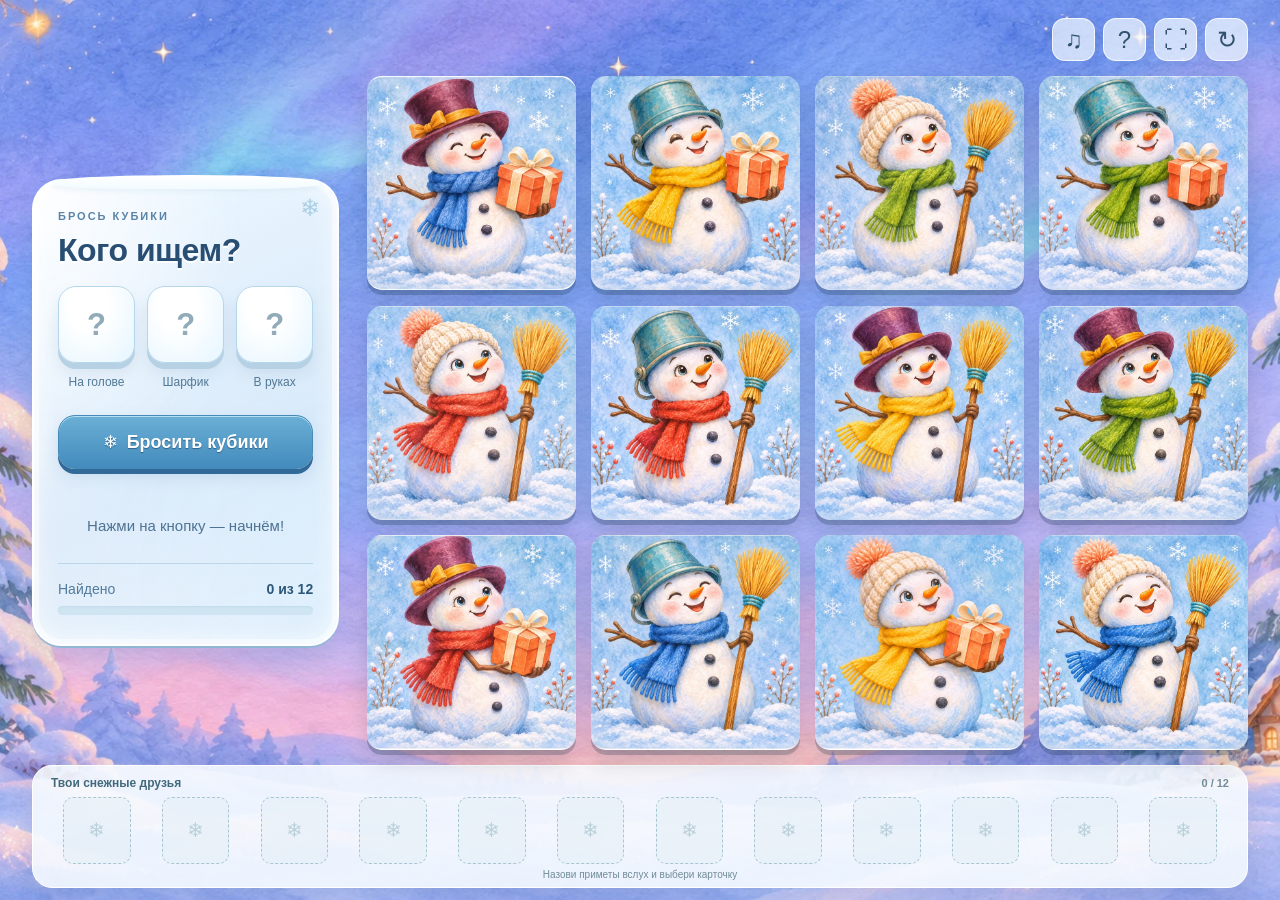
<file: index.html>
<!doctype html>
<html lang="ru">
<head>
<meta charset="utf-8"><meta name="viewport" content="width=device-width, initial-scale=1, viewport-fit=cover">
<meta name="theme-color" content="#183d60"><meta name="description" content="Найди снеговика по трём признакам: головной убор, цвет шарфа и предмет в руках. Зимняя игра для детей.">
<title>Зимние истории — звук С</title>
<link rel="preload" href="assets/dice-icons.webp" as="image"><link rel="preload" href="assets/winter-clearing.webp" as="image"><link rel="stylesheet" href="style.css?v=6"><script src="game.js?v=5" defer></script>
</head>
<body>
<div class="winter" aria-hidden="true"><div id="snow"></div></div>
<div class="app">
<header><nav aria-label="Управление игрой"><button class="tool" id="sound" aria-label="Выключить звуки" aria-pressed="false">♫</button><button class="tool" id="help" aria-label="Правила игры">?</button><button class="tool" id="fullscreen" aria-label="На весь экран">⛶</button><button class="tool" id="restart" aria-label="Начать заново">↻</button></nav></header>
<main>
<aside class="panel"><p class="step-label">БРОСЬ КУБИКИ</p><h2>Кого ищем?</h2><div class="dice" aria-label="Признаки снеговика"><div class="die-wrap"><div class="die" id="hatDie" role="img" aria-label="Головной убор: пока неизвестно">?</div><span>На голове</span></div><div class="die-wrap"><div class="die" id="scarfDie" role="img" aria-label="Цвет шарфа: пока неизвестен">?</div><span>Шарфик</span></div><div class="die-wrap"><div class="die" id="itemDie" role="img" aria-label="Предмет: пока неизвестен">?</div><span>В руках</span></div></div><button class="primary" id="roll"><span aria-hidden="true">❄</span> Бросить кубики</button><div id="feedback" role="status" aria-live="polite">Нажми на кнопку — начнём!</div><div class="progress-area"><div class="progress-label"><span>Найдено</span><strong id="count">0 из 12</strong></div><div class="progress" role="progressbar" aria-label="Найденные снеговики" aria-valuemin="0" aria-valuemax="12" aria-valuenow="0"><div id="fill"></div></div></div></aside>
<section class="play-area story-board" aria-label="Поле с двенадцатью снеговиками"><div id="board" class="board"></div></section>
</main>
<footer><div class="collection-title">Твои снежные друзья <span id="collectionCount">0 / 12</span></div><div id="collection" class="collection" aria-label="Коллекция найденных снеговиков"></div><p class="footer-tip">Назови приметы вслух и выбери карточку</p></footer>
</div>
<dialog id="helpDialog"><form method="dialog"><button class="close" aria-label="Закрыть правила">×</button><span class="dialog-snow" aria-hidden="true">❄</span><p class="eyebrow">ИЩЕМ ПО ПРИМЕТАМ</p><h2>Познакомимся со снеговиками!</h2><ol><li>Нажми «Бросить кубики».</li><li>Рассмотри головной убор, цвет шарфа и предмет.</li><li>Выбери карточку, на которой совпадают все три приметы.</li><li>После верного ответа откроется сюжет. Нажми на картинку и составь предложение.</li><li>Собери всех 12 снежных друзей!</li></ol><p>Можно сказать: «Я нашёл снеговика в шапке, с зелёным шарфом и метлой».</p><button class="primary">Всё понятно!</button></form></dialog>
<dialog id="restartDialog"><form method="dialog"><h2>Начать заново?</h2><p>Карточки перемешаются, а коллекция очистится.</p><div class="dialog-actions"><button class="secondary" value="cancel">Продолжить</button><button class="primary" value="restart">Начать заново</button></div></form></dialog>
<dialog id="finishDialog"><span class="dialog-snow" aria-hidden="true">✦</span><p class="eyebrow">ПРЕКРАСНАЯ РАБОТА!</p><h2>Все снеговики найдены!</h2><p>Ты собрал 12 снежных друзей!</p><div id="finishFriends" class="finish-friends"></div><button class="primary" id="again">Играть ещё</button><button class="secondary" id="viewStories" type="button">Рассмотреть картинки</button></dialog>
<dialog id="storyDialog" class="story-dialog" aria-labelledby="storyTitle"><form method="dialog"><button class="close" aria-label="Закрыть картинку">×</button><h2 id="storyTitle">Составь предложение</h2><img id="storyImage" alt="" width="640" height="640"><button class="primary">Вернуться к игре</button></form></dialog>
</body></html>
</file>
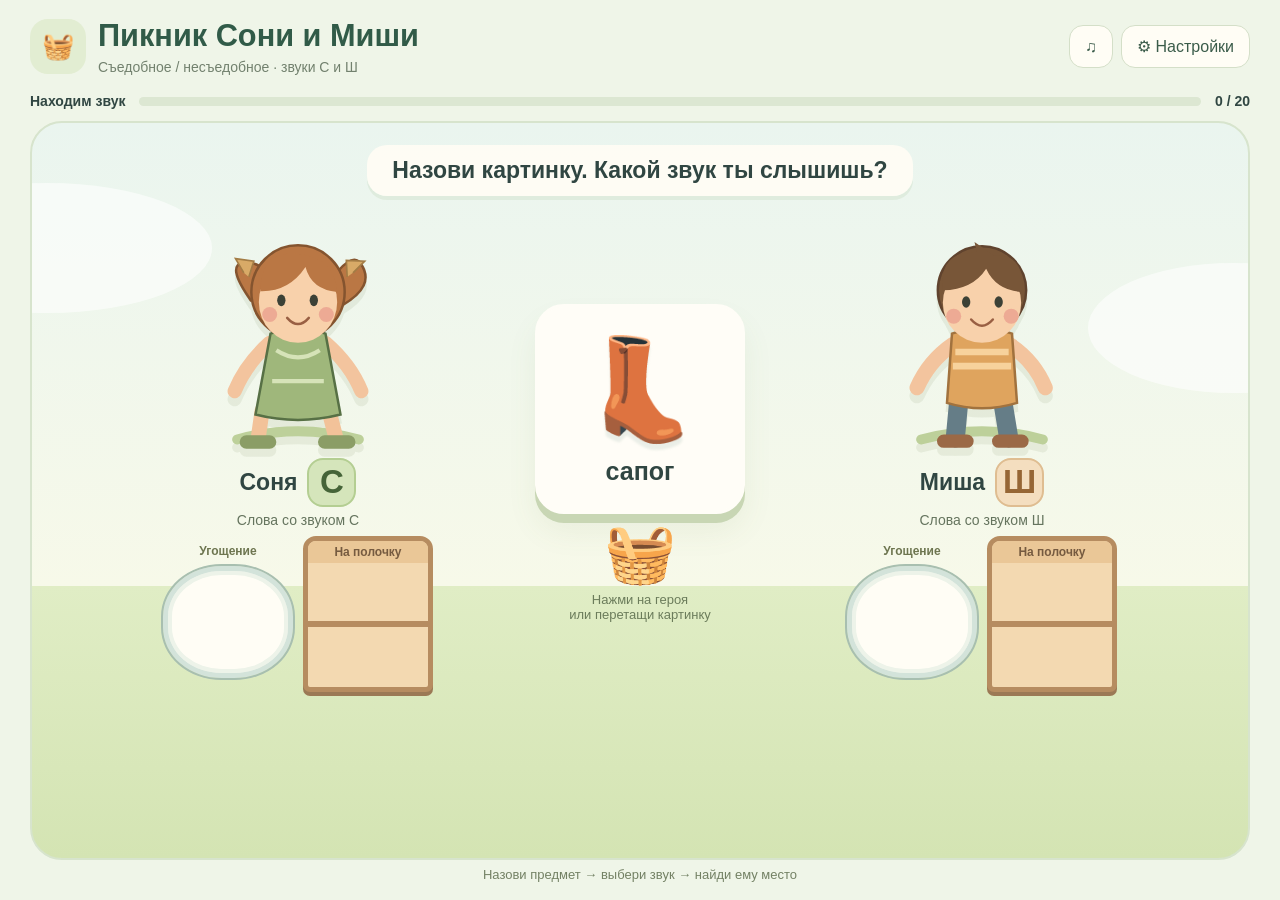
<file: picnic.html>
<!doctype html>
<html lang="ru"><head>
<meta charset="utf-8"><meta name="viewport" content="width=device-width,initial-scale=1">
<title>Пикник Сони и Миши · С и Ш</title>
<style>
:root{font-family:ui-rounded,'Trebuchet MS',Arial,sans-serif;color:#304642;background:#eff5e8}*{box-sizing:border-box}body{margin:0}button,select,input{font:inherit}button{cursor:pointer}button:focus-visible,select:focus-visible{outline:4px solid #ecab48;outline-offset:4px}button:disabled{cursor:default}.app{min-height:100svh;display:flex;flex-direction:column;padding:18px 30px;max-width:1600px;margin:auto}header{display:flex;align-items:center;gap:16px;justify-content:space-between}.brand{display:flex;align-items:center;gap:12px}.logo{background:#e2edd2;border-radius:18px;padding:12px;font-size:26px}h1{font-size:clamp(20px,2.4vw,32px);margin:0;color:#315b48}header p{margin:5px 0 0;color:#72816e;font-size:14px}.tools{display:flex;gap:8px}.icon,.small{border:1px solid #d4dfc8;background:#fffdf5;border-radius:14px;padding:11px 15px;color:#3b5c4a}.progress{margin:18px 0 12px;display:flex;align-items:center;gap:14px;font-weight:bold;font-size:14px}.track{height:9px;background:#dce7d2;border-radius:20px;flex:1;overflow:hidden}.fill{width:0;background:#8aaa69;height:100%;transition:width .4s}.scene{position:relative;flex:1;min-height:530px;border:2px solid #d7e4cd;border-radius:32px;overflow:hidden;background:linear-gradient(#eaf5ef 0%,#f7f9e9 63%,#e0edc5 63%,#d4e4b3 100%);display:flex;flex-direction:column;align-items:center;padding:22px 20px 16px}.scene:before,.scene:after{content:'';position:absolute;width:330px;height:130px;background:#fff9;border-radius:50%;top:60px;left:-150px}.scene:after{left:auto;right:-130px;top:140px;width:290px}.instruction{z-index:1;background:#fffdf5ed;border-radius:20px;padding:12px 25px;font-weight:bold;font-size:clamp(17px,2vw,23px);text-align:center;box-shadow:0 4px 0 #ceddc66b}.layout{z-index:1;width:100%;flex:1;display:grid;grid-template-columns:1fr 260px 1fr;align-items:center;gap:20px;max-width:1100px}.hero{border:3px solid transparent;background:transparent;border-radius:32px;padding:6px 16px;position:relative;min-width:0;color:inherit;transition:.2s}.hero:hover:not(:disabled){background:#fff8;transform:translateY(-4px)}.hero.selected{border-color:#e4af55;background:#fff9}.hero>svg{width:100%;height:230px;overflow:visible;filter:drop-shadow(0 8px 0 #5c794518)}.name{display:flex;align-items:center;justify-content:center;gap:10px;font-size:25px;font-weight:bold;margin-top:2px}.badge{display:inline-grid;place-items:center;background:#d5e5bb;color:#456438;border:2px solid #b4ce92;width:49px;height:49px;border-radius:16px;font-size:33px}.misha .badge{background:#f4debf;border-color:#dfbd91;color:#966635}.caption{font-size:14px;color:#65745e;margin:8px 0}.collection{min-height:42px;max-width:240px;margin:auto;font-size:24px;line-height:1.5}.center{display:flex;flex-direction:column;align-items:center;gap:10px}.card{width:210px;height:222px;display:flex;flex-direction:column;justify-content:center;align-items:center;gap:12px;border:3px solid #fffdf7;border-radius:29px;background:#fffdf7;box-shadow:0 9px 0 #c8d6b4,0 18px 30px #67854a14;cursor:grab;touch-action:pan-y;transition:transform .2s}.card .picture{font-size:99px;line-height:1.15;filter:drop-shadow(0 6px 1px #afc5bc44)}.word{font-size:25px;font-weight:bold}.basket{font-size:58px;line-height:1}.tip{font-size:13px;color:#6b7c5b;text-align:center}.choices{display:flex;gap:14px;justify-content:center;z-index:2;min-height:68px;width:100%}.choice{border:2px solid #becda9;border-radius:20px;background:#fffdf5;padding:12px 24px;color:#3b593f;font-weight:bold;font-size:19px;box-shadow:0 4px 0 #bdcfa3;min-width:210px}.choice span{font-size:27px;margin-right:10px}.choice:hover{transform:translateY(-2px);background:#fff}.feedback{z-index:2;min-height:30px;margin-top:12px;font-size:17px;font-weight:bold;text-align:center}.wrong{animation:shake .35s}.happy>svg{animation:hop .5s}.footer{text-align:center;font-size:13px;color:#738164;padding-top:12px}.overlay{position:fixed;inset:0;background:#30493f66;z-index:10;display:grid;place-items:center;padding:20px;backdrop-filter:blur(6px)}[hidden]{display:none!important}.modal{background:#fffef6;border-radius:30px;padding:28px;width:min(480px,100%);box-shadow:0 20px 80px #23452b33;max-height:90svh;overflow:auto}.modal h2{margin:0 0 12px;font-size:27px}.modal p{line-height:1.6;color:#68775f}.field{display:flex;align-items:center;justify-content:space-between;gap:16px;margin:18px 0}.field select{max-width:240px;padding:9px;border:1px solid #cad8bb;border-radius:10px;background:white;color:inherit}.field input{width:22px;height:22px;accent-color:#72955a}.primary{border:0;border-radius:16px;background:#547c4d;color:white;padding:14px 22px;font-weight:bold;min-height:48px}.modal .primary{width:100%;margin-top:8px}.finish{text-align:center}.finish .big{font-size:75px}.confetti{position:absolute;pointer-events:none;top:-30px;animation:fall 2.7s linear forwards;font-size:26px;z-index:5}.helptext{font-size:14px}.status{font-variant-numeric:tabular-nums;white-space:nowrap}@keyframes shake{25%{transform:translateX(-8px)}75%{transform:translateX(8px)}}@keyframes hop{50%{transform:translateY(-12px) rotate(3deg)}}@keyframes fall{to{transform:translateY(700px) rotate(260deg)}}@media(max-width:760px){.app{padding:12px}.tools button{padding:10px}.tools .label{display:none}.scene{padding:14px 6px;min-height:490px;border-radius:24px}.layout{grid-template-columns:1fr 145px 1fr;gap:0}.hero{padding:5px 0}.hero>svg{height:180px}.card{width:140px;height:180px;border-radius:23px}.card .picture{font-size:73px}.word{font-size:21px}.name{font-size:18px;gap:5px}.badge{width:36px;height:36px;font-size:26px;border-radius:12px}.caption{font-size:12px}.collection{font-size:18px}.choice{min-width:0;flex:1;font-size:16px;padding:12px 8px}.choice span{margin-right:4px}.choices{gap:8px;padding:0 8px}.instruction{padding:12px}.tip{font-size:11px}header p{display:none}.basket{font-size:46px}.feedback{font-size:15px}}@media(max-width:410px){.layout{grid-template-columns:1fr 122px 1fr}.card{width:117px}.hero>svg{height:150px}.name{font-size:16px}.badge{width:30px;height:32px;font-size:23px}.caption{font-size:11px}.word{font-size:19px}h1{font-size:18px}}

/* Fixed storage: small item SVGs never inherit character dimensions. */
.app{height:100svh;min-height:0;overflow:hidden}header,.progress,.footer{flex-shrink:0}.scene{min-height:0;flex:1}.layout{min-height:0;grid-template-columns:minmax(0,1fr) 240px minmax(0,1fr);gap:14px}.hero{padding:4px 12px;align-self:center;width:100%;min-height:0}.hero>svg{height:clamp(105px,25svh,230px)}.hero:hover:not(:disabled){transform:none}.collection{width:100%;max-width:270px;height:164px;min-height:164px;display:grid;grid-template-columns:1fr 1fr;gap:10px;margin:8px auto 0;line-height:1;font-size:24px}.storage-label{font-size:12px;font-weight:bold;line-height:20px;color:#6d754f}.plate-zone{padding-top:5px}.slots{height:120px;display:grid;grid-template-columns:repeat(3,minmax(0,1fr));grid-template-rows:repeat(2,1fr);gap:3px;padding:8px;align-items:center;justify-items:center;overflow:hidden}.plate{border:5px solid #d3e3da;outline:2px solid #a8bfb0;background:#fffdf5;border-radius:45%;box-shadow:inset 0 0 0 4px #edf3e9;height:112px;margin-top:5px}.cupboard{background:#f3d9b1;border:5px solid #b68c60;border-radius:13px 13px 7px 7px;box-shadow:0 4px 0 #9b7955;height:156px;overflow:hidden}.cupboard .storage-label{background:#eac797;line-height:22px;color:#765b40}.shelf{height:124px;background:linear-gradient(to bottom,transparent 47%,#b68c60 47%,#b68c60 52%,transparent 52%);padding:2px 4px 8px}.slots>span{display:flex;align-items:center;justify-content:center;width:100%;height:100%;min-width:0;min-height:0;font-size:26px;line-height:1}.slots svg{display:block;width:30px!important;height:30px!important;max-width:100%;filter:none;overflow:visible}.choices{height:64px;min-height:64px;flex-shrink:0}.choices.inactive{visibility:hidden;pointer-events:none}.feedback{height:40px;min-height:40px;flex-shrink:0;margin-top:8px;font-size:16px;display:grid;place-items:center}.instruction{flex-shrink:0}.name{font-size:23px}.caption{margin:5px 0}.tip{min-height:30px}.card{height:210px}.footer{padding-top:7px}
@media(max-height:760px){.app{padding-top:10px;padding-bottom:8px}.progress{margin:10px 0}.scene{padding-top:12px;padding-bottom:5px}.hero>svg{height:clamp(70px,20svh,150px)}.collection{height:134px;min-height:134px}.cupboard{height:129px}.slots{height:96px}.shelf{height:97px}.plate{height:94px}.name{font-size:19px}.badge{width:35px;height:35px;font-size:26px}.caption{font-size:12px}.card{height:175px}.card .picture{font-size:78px}.basket{font-size:42px}.instruction{padding:8px 15px;font-size:18px}.choices{height:54px;min-height:54px}.choice{padding:8px 16px;font-size:17px}.feedback{font-size:14px;height:34px;min-height:34px}.collection .slots svg{height:27px!important;width:27px!important}}
@media(max-width:760px){.layout{grid-template-columns:minmax(0,1fr) 132px minmax(0,1fr);gap:3px}.hero{padding:4px 0}.hero>svg{height:clamp(85px,20svh,160px)}.collection{grid-template-columns:1fr;grid-template-rows:76px 101px;height:184px;min-height:184px;gap:6px;max-width:150px}.plate-zone{padding:0}.plate{height:52px;margin:0;border-width:3px;border-radius:45%;padding:4px;grid-template-columns:repeat(5,minmax(0,1fr));grid-template-rows:1fr;gap:0}.cupboard{height:98px;border-width:4px}.shelf{height:70px;padding:0 3px 5px}.slots>span{font-size:21px}.slots svg{width:23px!important;height:23px!important}.plate svg{width:20px!important;height:20px!important}.storage-label{font-size:10px;line-height:18px}.cupboard .storage-label{line-height:18px}.name{font-size:17px}.caption{font-size:10px}.card{width:124px;height:165px}.card .picture{font-size:68px}.word{font-size:18px}.choice{font-size:14px;padding:8px 3px}.choices{padding:0 2px}.instruction{font-size:16px}.feedback{font-size:13px}.scene{padding-left:5px;padding-right:5px}.footer{font-size:11px}.badge{width:30px;height:32px;font-size:23px}}
@media(max-height:530px){.collection{height:100px;min-height:100px}.cupboard{height:97px}.slots{height:68px}.plate{height:65px}.hero>svg{height:70px}.caption{display:none}.card{height:125px}.card .picture{font-size:55px}.word{font-size:17px}.basket,.tip,.footer{display:none}.instruction{font-size:15px;padding:5px 12px}.feedback{height:28px;min-height:28px}.progress{margin:6px 0}.choices{height:44px;min-height:44px}.choice{padding:4px 10px}.logo{font-size:20px;padding:6px}h1{font-size:20px}header p{display:none}}

</style></head><body>
<div class="app">
<header><div class="brand"><div class="logo" aria-hidden="true">🧺</div><div><h1>Пикник Сони и Миши</h1><p>Съедобное / несъедобное · звуки С и Ш</p></div></div><div class="tools"><button class="icon" id="sound" aria-label="Выключить звуки">♫</button><button class="icon" id="settings">⚙ <span class="label">Настройки</span></button></div></header>
<div class="progress"><span id="phase">Находим звук</span><div class="track" role="progressbar" aria-label="Прогресс" aria-valuemin="0" aria-valuemax="20" aria-valuenow="0"><div class="fill"></div></div><span class="status" id="count">0 / 20</span></div>
<main class="scene"><div class="instruction" id="instruction">Назови картинку. Какой звук ты слышишь?</div>
<div class="layout"><button class="hero sonya" id="sonya" aria-label="Соня — звук С"><svg viewBox="0 0 260 270" aria-hidden="true"><path d="M57 255 Q130 235 203 255" fill="none" stroke="#bdd09a" stroke-width="12" stroke-linecap="round"/><path d="M87 220 L82 255 M167 220 L176 255" stroke="#f2c299" stroke-width="18" stroke-linecap="round"/><path d="M68 258h28m66 0h29" stroke="#8b9d66" stroke-width="16" stroke-linecap="round"/><path d="M96 139Q67 165 54 197M163 139q30 26 43 58" stroke="#f3c49e" stroke-width="17" fill="none" stroke-linecap="round"/><path d="M97 128Q130 116 163 128L181 225Q130 238 79 225Z" fill="#9fb77b" stroke="#577045" stroke-width="3"/><path d="M104 148q26 17 52 0M99 185h62" stroke="#d6e3b8" stroke-width="5" fill="none"/><path d="M74 89Q42 44 66 43q28-2 31 32M164 72q30-46 42-27 17 26-23 49" fill="#ba7744" stroke="#84542f" stroke-width="3"/><circle cx="130" cy="78" r="56" fill="#ba7744" stroke="#84542f" stroke-width="3"/><ellipse cx="130" cy="90" rx="47" ry="49" fill="#f8d1ab"/><path d="M85 77Q85 24 135 33q39 5 42 45-31-3-38-30-20 30-54 29" fill="#ba7744"/><ellipse cx="110" cy="88" rx="5" ry="7" fill="#3c4136"/><ellipse cx="149" cy="88" rx="5" ry="7" fill="#3c4136"/><circle cx="96" cy="105" r="9" fill="#edaa94"/><circle cx="164" cy="105" r="9" fill="#edaa94"/><path d="M117 109q13 15 26 0" stroke="#995f43" stroke-width="3" fill="none" stroke-linecap="round"/><path d="M65 55l-10-17 22 3-6 19M196 55l14-14-22-1 1 20" fill="#d8aa67" stroke="#a37c45" stroke-width="2"/></svg><div class="name">Соня <span class="badge">С</span></div><div class="caption">Слова со звуком С</div><div class="collection" aria-label="Предметы Сони"><div class="plate-zone"><div class="storage-label">Угощение</div><div class="plate slots" id="sonyaFood" aria-label="Угощение Сони"></div></div><div class="cupboard"><div class="storage-label">На полочку</div><div class="shelf slots" id="sonyaThings" aria-label="Вещи Сони на полках"></div></div></div></button>
<div class="center"><div class="card" id="card" draggable="true" tabindex="0" role="group" aria-label="Текущий предмет"><div class="picture" id="picture"></div><div class="word" id="word"></div></div><div class="basket" aria-hidden="true">🧺</div><div class="tip" id="tip">Нажми на героя<br>или перетащи картинку</div></div>
<button class="hero misha" id="misha" aria-label="Миша — звук Ш"><svg viewBox="0 0 260 270" aria-hidden="true"><path d="M57 255Q130 235 203 255" fill="none" stroke="#bdd09a" stroke-width="12" stroke-linecap="round"/><path d="M102 210l-4 43m57-43 7 43" stroke="#657d87" stroke-width="23" stroke-linecap="round"/><path d="M84 257h28m38 0h28" stroke="#9b6946" stroke-width="16" stroke-linecap="round"/><path d="M95 141q-29 20-43 52m111-52q30 20 43 52" stroke="#f3c49e" stroke-width="18" fill="none" stroke-linecap="round"/><path d="M94 128Q130 115 166 128L172 211Q130 224 88 211Z" fill="#dfa45e" stroke="#a1723e" stroke-width="3"/><path d="M98 150h64m-67 17h70" stroke="#f7d29c" stroke-width="8"/><circle cx="130" cy="76" r="53" fill="#785638" stroke="#60432e" stroke-width="3"/><ellipse cx="130" cy="91" rx="47" ry="48" fill="#f8d1ab"/><path d="M83 76q-5-48 41-45l-3-13 23 16q38-2 34 44-31-2-43-28-16 25-52 26" fill="#785638"/><ellipse cx="111" cy="90" rx="5" ry="7" fill="#3c4136"/><ellipse cx="150" cy="90" rx="5" ry="7" fill="#3c4136"/><circle cx="96" cy="107" r="9" fill="#edaa94"/><circle cx="165" cy="107" r="9" fill="#edaa94"/><path d="M117 111q13 15 26 0" stroke="#995f43" stroke-width="3" fill="none" stroke-linecap="round"/></svg><div class="name">Миша <span class="badge">Ш</span></div><div class="caption">Слова со звуком Ш</div><div class="collection" aria-label="Предметы Миши"><div class="plate-zone"><div class="storage-label">Угощение</div><div class="plate slots" id="mishaFood" aria-label="Угощение Миши"></div></div><div class="cupboard"><div class="storage-label">На полочку</div><div class="shelf slots" id="mishaThings" aria-label="Вещи Миши на полках"></div></div></div></button></div>
<div class="choices" id="choices" hidden><button class="choice" data-edible="true"><span>🍽️</span>Можно съесть</button><button class="choice" data-edible="false"><span>🗄️</span>Нельзя съесть</button></div><div class="feedback" id="feedback" role="status" aria-live="polite"></div></main><div class="footer">Назови предмет → выбери звук → найди ему место</div></div>
<div class="overlay" id="settingsModal" hidden><section class="modal" role="dialog" aria-modal="true" aria-labelledby="settingsTitle"><h2 id="settingsTitle">Настроим пикник</h2><p>Ребёнок называет картинку вслух, а затем выбирает ответ.</p><label class="field">Режим<select id="mode"><option value="double">Звук + съедобное</option><option value="sound">Только С / Ш</option><option value="food">Только съедобное</option></select></label><label class="field">Картинок<select id="amount"><option>10</option><option>15</option><option selected>20</option></select></label><label class="field">Подписи к картинкам<input type="checkbox" id="labels" checked></label><p class="helptext">С и Ш — клавиши 1 и 2. На втором шаге: 1 — можно съесть, 2 — нельзя. Картинку также можно перетащить к ответу.</p><button class="primary" id="start">Начать заново</button><button class="small" id="closeSettings" style="width:100%;margin-top:10px">Продолжить игру</button></section></div>
<div class="overlay" id="finishModal" hidden><section class="modal finish" role="dialog" aria-modal="true" aria-labelledby="finishTitle"><div class="big">🧺🌼</div><h2 id="finishTitle">Пикник готов!</h2><p id="results"></p><p>Придумай предложение про угощение Сони или Миши.</p><button class="primary" id="again">Сыграть ещё</button><button class="small" id="finishSettings" style="margin-top:12px">Изменить настройки</button></section></div>
<script>
'use strict';
const ITEMS=[
['сок','🧃','С',true],['сыр','🧀','С',true],['суп','🍲','С',true],['салат','🥗','С',true],['ананас','🍍','С',true],
['сапог','👢','С',false],['самокат','🛴','С',false],['санки','🛷','С',false],['насос','pump','С',false],['пылесос','vacuum','С',false],
['каша','porridge','Ш',true],['груша','🍐','Ш',true],['вишня','🍒','Ш',true],['шоколад','🍫','Ш',true],['лапша','🍜','Ш',true],
['шапка','🧢','Ш',false],['шуба','coat','Ш',false],['шкаф','wardrobe','Ш',false],['машина','🚗','Ш',false],['подушка','pillow','Ш',false]
].map(([word,picture,sound,edible])=>({word,picture,sound,edible}));
const ART={pump:'<path d="M36 21h48M60 21v55M41 78h38v27H41zM28 108h64" fill="#83b1b4"/><path d="M79 97q27 0 22-37h-9" fill="none"/>',vacuum:'<path d="M46 75q-7-42 21-48h23v48M90 27v64h15" fill="none"/><path d="M18 76q25-22 51 0v26H18z" fill="#e5ad5e"/><circle cx="30" cy="104" r="9" fill="#627c85"/><circle cx="60" cy="104" r="9" fill="#627c85"/>',porridge:'<ellipse cx="60" cy="66" rx="43" ry="16" fill="#edcf8f"/><path d="M17 66q4 45 43 45t43-45" fill="#92b8ba"/><path d="M78 62l20-39" fill="none"/><circle cx="47" cy="61" r="3"/><circle cx="67" cy="67" r="3"/>',coat:'<path d="M43 23l17 13 17-13 27 19-8 42-17-8 5 36H36l5-36-17 8-8-42z" fill="#c59673"/><path d="M43 23l17 13-9 19-15-19m41-13L60 36l9 19 15-19M60 51v61" fill="#f5e7cf"/>',wardrobe:'<rect x="22" y="13" width="76" height="94" rx="5" fill="#c69a69"/><path d="M60 13v94M31 107v8m58-8v8"/><path d="M50 56v12m20-12v12" stroke="#fff2c7"/>',pillow:'<path d="M20 25q40 8 80 0-8 34 0 70-40-8-80 0 8-35 0-70z" fill="#c1b6dc"/><path d="M29 35q31 6 62 0-6 24 0 50-31-6-62 0 6-25 0-50z" fill="none" stroke="#e9def9"/>'};
const $=s=>document.querySelector(s);let deck=[],index=0,stage='sound',busy=false,errors=0,firstTry=0,itemWrong=false,timer=null,muted=false,returnFocus=null;let config={mode:'double',amount:20,labels:true};
function graphic(key){return ART[key]?'<svg viewBox="0 0 120 125" width="110" height="110" style="vertical-align:middle" fill="none" stroke="#53685b" stroke-width="4" stroke-linejoin="round" stroke-linecap="round" aria-hidden="true">'+ART[key]+'</svg>':key}
function shuffle(a){for(let i=a.length-1;i>0;i--){const j=Math.floor(Math.random()*(i+1));[a[i],a[j]]=[a[j],a[i]]}return a}
function newDeck(){const groups=['С','Ш'].flatMap(s=>[true,false].map(e=>shuffle(ITEMS.filter(x=>x.sound===s&&x.edible===e))));const a=[];for(let n=0;a.length<config.amount;n++)for(const g of shuffle([...groups]))if(g[n]&&a.length<config.amount)a.push(g[n]);return shuffle(a)}
function tone(ok){if(muted)return;try{const C=window.AudioContext||window.webkitAudioContext;if(!C)return;const c=tone.context||(tone.context=new C());c.resume();const o=c.createOscillator(),g=c.createGain();o.connect(g);g.connect(c.destination);o.type='sine';o.frequency.setValueAtTime(ok?540:230,c.currentTime);o.frequency.exponentialRampToValueAtTime(ok?810:180,c.currentTime+.14);g.gain.setValueAtTime(.065,c.currentTime);g.gain.exponentialRampToValueAtTime(.001,c.currentTime+.22);o.start();o.stop(c.currentTime+.23)}catch{}}
function render(){const item=deck[index];$('#count').textContent=index+' / '+deck.length;$('.fill').style.width=(100*index/deck.length)+'%';$('.track').setAttribute('aria-valuenow',index);$('.track').setAttribute('aria-valuemax',deck.length);if(!item)return;$('#picture').innerHTML=graphic(item.picture);$('#word').textContent=item.word;$('#word').hidden=!config.labels;$('#card').setAttribute('aria-label',config.labels?item.word:'Картинка предмета');$('#choices').hidden=false;$('#choices').classList.toggle('inactive',stage!=='food');$('#choices').inert=stage!=='food';$('#phase').textContent=stage==='sound'?'Находим звук':'Съедобное или нет?';$('#instruction').textContent=stage==='sound'?'Назови картинку. Какой звук ты слышишь?':'Этот предмет можно съесть?';$('#tip').innerHTML=stage==='sound'?'Нажми на героя<br>или перетащи картинку':'Выбери тарелку или полочку';for(const [id,s]of [['sonya','С'],['misha','Ш']]){const hero=$('#'+id);hero.disabled=stage!=='sound';hero.classList.toggle('selected',stage==='food'&&config.mode!=='food'&&item.sound===s)}}
function start(){clearTimeout(timer);busy=false;index=0;errors=0;firstTry=0;itemWrong=false;deck=newDeck();stage=config.mode==='food'?'food':'sound';$('#feedback').textContent='';document.querySelectorAll('.slots').forEach(zone=>zone.replaceChildren());$('#finishModal').hidden=true;$('#settingsModal').hidden=true;render()}
function error(){errors++;itemWrong=true;tone(false);$('#feedback').textContent='Попробуй ещё раз. Назови предмет медленно.';$('#feedback').style.color='#a16c39';$('#card').classList.remove('wrong');void $('#card').offsetWidth;$('#card').classList.add('wrong')}
function answer(value){if(busy||!$('#settingsModal').hidden||!$('#finishModal').hidden)return;const item=deck[index];if(!item)return;const correct=stage==='sound'?value===item.sound:value===item.edible;if(!correct){error();return}tone(true);$('#feedback').style.color='#4c7047';if(stage==='sound'&&config.mode==='double'){stage='food';$('#feedback').textContent='Верно, звук '+item.sound+'! Теперь найди предмету место.';render();return}busy=true;if(!itemWrong)firstTry++;$('#feedback').textContent=config.mode==='sound'?'Верно! Это слово со звуком '+item.sound+'.':item.edible?'Верно! '+item.word[0].toUpperCase()+item.word.slice(1)+' — можно съесть.':'Верно! '+item.word[0].toUpperCase()+item.word.slice(1)+' — нельзя съесть.';const hero=item.sound==='С'?'sonya':'misha';$('#'+hero).classList.add('happy');const token=document.createElement('span');token.title=item.word;token.innerHTML=ART[item.picture]?graphic(item.picture):item.picture;const svg=token.querySelector('svg');if(svg){svg.setAttribute('width','28');svg.setAttribute('height','28')}$('#'+hero+(item.edible?'Food':'Things')).append(token);timer=setTimeout(()=>{$('#'+hero).classList.remove('happy');index++;itemWrong=false;busy=false;if(index===deck.length){render();finish()}else{stage=config.mode==='food'?'food':'sound';$('#feedback').textContent='';render()}},950)}
function finish(){$('#results').textContent='Разобрано предметов: '+deck.length+'. С первой попытки: '+firstTry+'. '+(errors?'Повторных попыток: '+errors+'.':'Все ответы верные!');$('#finishModal').hidden=false;$('#again').focus();for(let n=0;n<22;n++){const e=document.createElement('span');e.className='confetti';e.textContent=['🌼','🍃','✨'][n%3];e.style.left=Math.random()*100+'%';e.style.animationDelay=Math.random()*.7+'s';$('.scene').append(e);e.addEventListener('animationend',()=>e.remove())}}
$('#sonya').onclick=()=>answer('С');$('#misha').onclick=()=>answer('Ш');document.querySelectorAll('[data-edible]').forEach(b=>b.onclick=()=>answer(b.dataset.edible==='true'));
$('#card').addEventListener('dragstart',e=>{if(busy){e.preventDefault();return}e.dataTransfer.setData('text/plain','picnic-item');e.dataTransfer.effectAllowed='move'});
for(const target of document.querySelectorAll('.hero,.choice')){target.addEventListener('dragover',e=>{if(!busy)e.preventDefault()});target.addEventListener('drop',e=>{e.preventDefault();if(e.dataTransfer.getData('text/plain')!=='picnic-item')return;if(stage==='sound'&&target.classList.contains('hero'))answer(target.id==='sonya'?'С':'Ш');if(stage==='food'&&target.dataset.edible!==undefined)answer(target.dataset.edible==='true')})}
function settings(){returnFocus=document.activeElement;$('#mode').value=config.mode;$('#amount').value=config.amount;$('#labels').checked=config.labels;$('#settingsModal').hidden=false;$('#mode').focus()}
$('#settings').onclick=settings;$('#closeSettings').onclick=()=>{$('#settingsModal').hidden=true;returnFocus?.focus()};$('#start').onclick=()=>{config={mode:$('#mode').value,amount:Number($('#amount').value),labels:$('#labels').checked};start();$('#card').focus()};$('#again').onclick=()=>{start();$('#card').focus()};$('#finishSettings').onclick=()=>{$('#finishModal').hidden=true;settings()};$('#sound').onclick=()=>{muted=!muted;$('#sound').textContent=muted?'♪̸':'♫';$('#sound').setAttribute('aria-label',muted?'Включить звуки':'Выключить звуки');$('#sound').setAttribute('aria-pressed',String(muted))};
document.addEventListener('keydown',e=>{const modal=!$('#settingsModal').hidden?$('#settingsModal'):!$('#finishModal').hidden?$('#finishModal'):null;if(modal){if(e.key==='Escape'&&modal.id==='settingsModal')$('#closeSettings').click();if(e.key==='Tab'){const focusables=[...modal.querySelectorAll('button,select,input')];const first=focusables[0],last=focusables.at(-1);if(e.shiftKey&&document.activeElement===first){e.preventDefault();last.focus()}else if(!e.shiftKey&&document.activeElement===last){e.preventDefault();first.focus()}}return}if(e.key==='1'||e.key==='2'){e.preventDefault();answer(stage==='sound'?(e.key==='1'?'С':'Ш'):e.key==='1')}});start();
</script>
</body></html>
</file>
<file: style.css>
:root{font-family:'Trebuchet MS',Arial,sans-serif;color:#24465c;background:#193f60;font-synthesis:none}*{box-sizing:border-box}body{margin:0;overflow:hidden}button{font:inherit;cursor:pointer;-webkit-tap-highlight-color:transparent}button:disabled{cursor:default}button:focus-visible{outline:4px solid #ffbd59;outline-offset:3px}.winter{position:fixed;inset:0;overflow:hidden;background:radial-gradient(ellipse at 60% 0,#446b8a88,transparent 65%),linear-gradient(#173855,#47718b);pointer-events:none}.moon{position:absolute;top:7%;right:13%;width:100px;height:100px;background:#e6f4ef;border-radius:50%;opacity:.6;box-shadow:0 0 90px #efffff77}.forest{position:absolute;inset:0;width:100%;height:100%}.flake{position:absolute;top:-20px;color:#fff;opacity:.6;animation:snowfall linear infinite}.app{height:100svh;max-width:1600px;margin:auto;position:relative;padding:18px 32px 12px;display:grid;grid-template-rows:auto minmax(0,1fr) auto;gap:15px}header{display:flex;align-items:center;justify-content:space-between;color:white;gap:12px}.brand{display:flex;gap:15px;align-items:center}.brand-icon{font-size:46px;color:#d5eaf6;line-height:1}.eyebrow{font-size:10px;font-weight:bold;letter-spacing:2.2px;margin:0 0 5px;opacity:.75}h1{font-size:clamp(23px,2.8vw,38px);margin:0;letter-spacing:-1px}nav{display:flex;gap:8px}.tool{border:1px solid #ffffff48;border-radius:13px;width:43px;height:43px;background:#edf9ff16;color:#fff;font-size:24px;transition:background .2s}.tool:hover{background:#edf9ff33}main{display:grid;grid-template-columns:250px minmax(0,1fr);gap:28px;min-height:0}.panel{align-self:center;position:relative;border:1px solid #ffffffa6;background:#f2f9f1e8;backdrop-filter:blur(12px);border-radius:26px;padding:24px 20px;box-shadow:0 12px 40px #102b3e26}.step-label{font-size:10px;letter-spacing:2px;color:#608497;font-weight:bold;margin:0 0 9px}.panel h2{font-size:27px;margin:0;color:#284e63;letter-spacing:-.5px}.intro{font-size:14px;line-height:1.5;color:#607f8b;margin:10px 0 18px}.dice{display:flex;gap:9px;justify-content:center;margin:0 0 20px}.die-wrap{flex:1;min-width:0;text-align:center}.die{aspect-ratio:1;display:grid;place-items:center;background:linear-gradient(135deg,#fff,#e8f2f7);border:1px solid #c1d6e0;border-radius:15px;box-shadow:0 5px 0 #b9cdd5,0 9px 14px #3e657d16;font-size:31px;font-weight:bold;color:#91abb9;overflow:hidden}.die svg{width:90%;height:90%}.die-wrap>span{display:block;font-size:10px;color:#65808b;margin-top:10px;white-space:nowrap}.primary{background:#cf684c;color:#fff;border:1px solid #b9553d;border-radius:14px;padding:13px 12px;font-weight:bold;box-shadow:0 4px 0 #a94b37;transition:background .15s,transform .15s;min-height:46px}.primary:hover:not(:disabled){background:#bd573e;transform:translateY(-1px)}.primary:disabled{opacity:.58;box-shadow:0 3px 0 #a94b3770}#roll{width:100%;font-size:15px}#roll span{margin-right:4px}#feedback{font-size:13px;line-height:1.4;height:64px;margin-top:18px;display:flex;align-items:center;justify-content:center;text-align:center;color:#5d7a86}.progress-area{border-top:1px solid #c4d8df;padding-top:14px}.progress-label{display:flex;justify-content:space-between;font-size:12px;color:#5d7a86}.progress-label strong{color:#335d72}.progress{height:7px;background:#d2e3e9;border-radius:20px;margin-top:9px;overflow:hidden}#fill{height:100%;width:0;background:#6b9c99;transition:width .5s}.play-area{min-width:0;min-height:0;display:grid;grid-template-rows:30px minmax(0,1fr);gap:8px}.board-top{display:flex;justify-content:space-between;align-items:center;color:#fff;padding:0 4px}.board-top h2{font-size:17px;margin:0}.board-top span{font-size:12px;opacity:.7}.board{display:grid;grid-template-columns:repeat(4,minmax(0,1fr));grid-template-rows:repeat(3,minmax(0,1fr));gap:clamp(8px,1.2vw,17px);min-height:0}.cell{display:grid;place-items:center;min-width:0;min-height:0;position:relative}.card{aspect-ratio:1;display:block;width:auto;height:100%;max-width:100%;max-height:100%;padding:0;position:relative;border:3px solid #f9ffff;border-radius:17px;background:#deedf5;box-shadow:0 5px 0 #0d30473b,0 9px 24px #082a4333;transition:transform .2s,box-shadow .2s,opacity .4s;overflow:hidden}.card img{display:block;width:100%;height:100%;object-fit:contain;border-radius:12px}.card:hover:not(:disabled){transform:translateY(-3px) rotate(-1deg);box-shadow:0 6px 0 #91becb,0 10px 25px #082a4355}.card:disabled:not(.found){cursor:default}.card.found{opacity:0;pointer-events:none;visibility:hidden}.cell:has(.found):after{content:'❄';position:absolute;color:#ffffff4d;font-size:35px;pointer-events:none}.card.correct{animation:celebrate .6s ease}.card.wrong{animation:shake .35s}.card.hint{box-shadow:0 0 0 5px #f4c56c,0 0 22px #ffe2a9}.flying-card{position:fixed;z-index:30;pointer-events:none;object-fit:contain;border:2px solid #fff;border-radius:12px;box-shadow:0 10px 30px #183d6050}footer{background:#f5fbffe3;border:1px solid #fff;border-radius:20px;padding:10px 18px 7px;box-shadow:0 6px 25px #254b6020}.collection-title{font-size:12px;font-weight:bold;color:#426a7b;display:flex;align-items:center;justify-content:space-between;margin-bottom:7px}.collection-title span{font-size:11px;color:#718d99}.collection{height:clamp(40px,7.5svh,68px);display:grid;grid-template-columns:repeat(12,minmax(0,1fr));gap:7px}.collection-slot{height:100%;min-width:0;display:grid;place-items:center;border:1px dashed #a8c6d2;border-radius:10px;color:#bad1db;background:#e5f0f5a0;font-size:20px;overflow:hidden}.collection-slot img{height:100%;max-width:100%;object-fit:contain;border-radius:7px;min-height:0}.collection-slot.filled{border-style:solid;border-color:#8ab5bd;background:#fff}.footer-tip{text-align:center;color:#718c98;font-size:10px;margin:5px 0 0}.rolling{animation:roll .25s infinite alternate}dialog{border:1px solid #fff;border-radius:28px;padding:30px;background:#f3f8f7;color:#31566a;max-width:min(92vw,510px);max-height:90svh;box-shadow:0 25px 80px #0d2f4d66;text-align:center;overflow:auto}dialog::backdrop{background:#102f4eaa;backdrop-filter:blur(6px)}dialog h2{font-size:27px;margin:10px 0 15px}dialog p{font-size:14px;line-height:1.6;color:#63808b}dialog ol{text-align:left;font-size:15px;line-height:1.6;padding-left:22px}dialog li{padding:4px 0}dialog .primary{min-width:175px}.dialog-snow{display:block;font-size:54px;color:#7da8ba}.close{position:absolute;right:14px;top:10px;border:0;background:none;color:#658493;font-size:30px}.dialog-actions{display:flex;gap:10px;margin-top:25px;justify-content:center}.secondary{border:1px solid #b6ced5;background:#fff;border-radius:13px;color:#426a7b;padding:12px}.finish-friends{display:grid;grid-template-columns:repeat(6,1fr);gap:5px;margin:20px 0}.finish-friends img{width:100%;border-radius:8px;animation:wave 1.5s ease-in-out infinite alternate}.finish-friends img:nth-child(2n){animation-delay:.4s}.spark{position:fixed;z-index:40;color:#fff3b5;pointer-events:none;font-size:23px;animation:spark .9s ease-out forwards}@keyframes snowfall{to{transform:translate(45px,105svh) rotate(160deg)}}@keyframes roll{from{transform:translateY(-4px) rotate(-10deg)}to{transform:translateY(2px) rotate(10deg)}}@keyframes celebrate{50%{transform:translateY(-10px) rotate(5deg);box-shadow:0 0 0 4px #e7ce8d}}@keyframes shake{25%{transform:translateX(-7px)}75%{transform:translateX(7px)}}@keyframes wave{to{transform:translateY(-4px) rotate(4deg)}}@keyframes spark{to{transform:translate(var(--x),var(--y)) rotate(120deg);opacity:0}}@media(min-aspect-ratio:17/10){main{grid-template-columns:240px minmax(0,1fr)}.board{max-width:calc((100svh - 245px)*1.45);width:100%;margin:auto;height:100%}}@media(max-width:1000px){.app{padding:14px 18px 10px;gap:12px}main{grid-template-columns:205px minmax(0,1fr);gap:16px}.panel{padding:20px 14px}.panel h2{font-size:25px}.die{border-radius:12px}.dice{gap:7px}.card{border-width:2px;border-radius:13px}.board-top span{display:none}#roll{font-size:13px}.board{gap:10px}}@media(max-width:620px) and (orientation:portrait){.app{padding:12px 10px 8px;gap:10px}.brand-icon{font-size:32px}.brand{gap:8px}h1{font-size:23px}.eyebrow{font-size:8px;letter-spacing:1.2px}.tool{width:31px;height:34px;font-size:20px;border-radius:10px}nav{gap:4px}#fullscreen{display:none}main{display:flex;flex-direction:column;gap:9px}.panel{align-self:stretch;padding:10px 12px;display:grid;grid-template-columns:1fr 1fr;gap:5px 12px;border-radius:18px}.step-label,.intro,.panel h2{display:none}.dice{grid-row:1/3;margin:0;align-items:center;gap:8px}.die{max-height:59px;max-width:59px;width:100%;margin:auto;border-radius:11px}.die-wrap>span{font-size:8px;margin-top:6px}#roll{align-self:center;min-height:36px;padding:8px 4px;font-size:12px;border-radius:10px}#feedback{height:29px;min-height:29px;margin:1px 0 0;font-size:10px}.progress-area{display:none}.play-area{flex:1;min-height:0;grid-template-rows:23px minmax(0,1fr);gap:5px}.board-top h2{font-size:14px}.board{gap:7px}.card{width:100%;height:auto;max-height:100%}.collection{gap:3px;height:31px}.collection-slot{border-radius:5px;font-size:12px}footer{padding:7px 9px 5px;border-radius:14px}.collection-title{font-size:10px;margin-bottom:4px}.footer-tip{font-size:8px;margin-top:3px}.card img{border-radius:8px}.board-top span{display:block;font-size:9px}.board{align-items:center}}@media(max-height:600px) and (orientation:landscape){.app{padding:8px 18px;gap:8px}h1{font-size:23px}.brand-icon{font-size:32px}.eyebrow{font-size:8px}.tool{width:33px;height:33px;font-size:20px}main{grid-template-columns:190px minmax(0,1fr);gap:15px}.panel{padding:13px 12px;border-radius:20px}.panel h2{font-size:22px}.step-label{font-size:8px;margin-bottom:5px}.intro{display:none}.dice{margin:12px 0}.die-wrap>span{font-size:8px}.die{border-radius:10px}.primary{min-height:35px;padding:9px}#feedback{height:36px;font-size:11px;margin-top:10px}.progress-area{padding-top:8px}.progress-label{font-size:10px}.board-top h2{font-size:13px}.play-area{grid-template-rows:20px minmax(0,1fr);gap:4px}.board{gap:7px;max-width:calc((100svh - 145px)*1.4)}footer{padding:6px 12px}.collection-title{font-size:10px;margin-bottom:4px}.collection{height:35px}.footer-tip{display:none}.card{border-radius:10px}}@media(prefers-reduced-motion:reduce){*,*:before,*:after{animation:none!important;transition:none!important}.flake{display:none}}
/* Explicit grid tracks keep short landscape viewports inside the play area. */
main{grid-template-rows:minmax(0,1fr)}.play-area{height:100%;min-height:0}.board{height:auto}
@media(max-width:620px) and (orientation:portrait){.play-area{height:auto}}
@media(max-height:430px) and (orientation:landscape){.step-label{display:none}.panel{padding:10px 12px}.panel h2{font-size:19px}.dice{margin:9px 0}.die-wrap>span{margin-top:7px}#feedback{height:28px;margin-top:8px}.progress-area{padding-top:6px}}
.board{height:100%;max-height:100%;margin:0 auto;align-self:stretch}

/* Watercolor pictures on the dice share the snowmen's palette and texture. */
.die .dice-art{width:100%;height:100%;display:block;overflow:hidden;filter:drop-shadow(0 2px 1px #254c621a)}
.die{background:radial-gradient(ellipse at 50% 32%,#fff 35%,#e8f2f7 100%);box-shadow:inset 0 1px 0 #fff,0 5px 0 #b9cdd5,0 9px 14px #3e657d16}

/* Painted winter clearing and picture-sized frames. */
:root{background:#a6bbe3}
.winter{background:#a6bbe3 url('assets/winter-clearing.webp') center center/cover no-repeat}
header{justify-content:flex-end}
.tool{color:#31516d;background:#f2f8ffb8;border-color:#ffffffc9;box-shadow:0 2px 8px #45668916}
.tool:hover{background:#fff}
.board-top{color:#2e4c72}
.board-top h2{text-shadow:0 1px 5px #ffffffc9}
.card{border:0;border-radius:15px;background:transparent}
.card img{border-radius:inherit;object-fit:cover;transform:scale(1.025)}
.collection-slot{width:min(100%,clamp(40px,7.5svh,68px));height:auto;aspect-ratio:1;align-self:center;justify-self:center}
.collection-slot img{width:100%;height:100%;max-width:none;object-fit:cover;border-radius:inherit;transform:scale(1.025)}
.collection-slot.filled{border:0;background:transparent;box-shadow:0 2px 5px #456c8433}
@media(max-width:620px) and (orientation:portrait){.collection-slot{width:min(100%,31px)}.card{border-radius:11px}}
@media(max-height:600px) and (orientation:landscape){.collection-slot{width:min(100%,35px)}.card{border-radius:10px}}

/* A revealed story uses the same square and position as its snowman. */
.play-area.story-board{grid-template-rows:minmax(0,1fr);gap:0}
.card.story-card{cursor:zoom-in;animation:storyReveal .4s ease-out}
.card.story-card img{transform:none;object-fit:cover}
.story-dialog{padding:20px;width:min(92vw,760px)}
.story-dialog form{display:flex;flex-direction:column;align-items:center;gap:14px}
.story-dialog h2{font-size:20px;margin:0 25px}
.story-dialog img{display:block;width:min(67svh,100%);height:auto;aspect-ratio:1;max-height:67svh;object-fit:contain;border-radius:14px}
.story-dialog .close{min-width:40px;min-height:40px}
#viewStories{display:block;margin:14px auto 0}
@keyframes storyReveal{from{opacity:.2;filter:brightness(1.2)}to{opacity:1;filter:brightness(1)}}

/* Larger frosted window for the dice, with snow trim and an icy blue button. */
@media(min-width:1001px){main{grid-template-columns:clamp(290px,24vw,340px) minmax(0,1fr)}}
.panel{border:2px solid #fff;border-radius:30px;padding:29px 24px;background:radial-gradient(ellipse at 0 0,#ffffffee 0,transparent 48%),radial-gradient(ellipse at 100% 100%,#d4eafa88,transparent 58%),linear-gradient(155deg,#f3fbfff2,#e0f0faed 60%,#edf8fff5);box-shadow:inset 0 0 0 5px #ffffff70,inset 0 0 24px #ffffffcf,0 12px 35px #4c75a73b,0 2px 0 #9dc5de;backdrop-filter:blur(12px)}
.panel:before{content:'';position:absolute;pointer-events:none;left:17px;right:17px;top:-6px;height:14px;border-radius:70% 65% 45% 50%;background:linear-gradient(#fff,#f2fbff);box-shadow:0 3px 5px #95bbd927}
.panel:after{content:'❄';position:absolute;pointer-events:none;right:17px;top:13px;font-size:24px;color:#8bbcd7;opacity:.65}
.panel .step-label{color:#5984a7;font-size:11px;letter-spacing:2px;margin-bottom:10px}
.panel h2{font-size:32px;color:#294e73;text-shadow:0 2px 0 #fff;margin-bottom:17px}
.panel .dice{gap:12px;margin:0 0 26px}
.panel .die{border:1px solid #b6d6ec;border-radius:18px;background:radial-gradient(ellipse at 40% 25%,#fff 30%,#ecf8ff 80%);box-shadow:inset 0 1px 0 #fff,0 6px 0 #b5d1e3,0 10px 15px #446e9620}
.panel .die-wrap>span{font-size:12px;color:#527995;margin-top:12px}
.panel #roll{min-height:54px;font-size:18px;border-radius:17px;border:1px solid #468ab7;background:linear-gradient(#6aafd5,#438bbd);box-shadow:inset 0 1px 0 #d4f2ffb3,0 5px 0 #316a99,0 7px 15px #4776a52b;text-shadow:0 1px 1px #32628c}
.panel #roll:hover:not(:disabled){background:linear-gradient(#78bce1,#4c97c9)}
.panel #roll:disabled{opacity:.68;box-shadow:inset 0 1px 0 #fff8,0 4px 0 #608fae}
.panel #feedback{height:76px;font-size:15px;color:#4e7393;margin-top:18px}
.panel .progress-area{border-color:#b8d8ea;padding-top:17px}
.panel .progress-label{font-size:14px;color:#527b9c}
.panel .progress-label strong{color:#2d5779}
.panel .progress{height:9px;background:#cfe5f2;box-shadow:inset 0 1px 2px #91b6ce33}
.panel #fill{background:linear-gradient(90deg,#78bbd1,#559fc7)}
@media(min-width:621px) and (max-width:1000px){main{grid-template-columns:250px minmax(0,1fr);gap:18px}.panel{padding:24px 18px}.panel h2{font-size:28px}.panel .dice{gap:9px}.panel .die-wrap>span{font-size:10px}.panel #roll{font-size:15px;min-height:48px}.panel #feedback{font-size:13px;height:62px}}
@media(max-width:620px) and (orientation:portrait){.panel{padding:13px 14px;border-radius:21px;gap:6px 14px}.panel:before{left:14px;right:14px;height:10px;top:-4px}.panel:after{display:none}.panel .dice{margin:0;gap:9px}.panel .die{max-height:68px;max-width:68px;border-radius:13px}.panel .die-wrap>span{font-size:9px;margin-top:8px}.panel #roll{font-size:13px;min-height:42px;padding:9px 5px;border-radius:12px}.panel #feedback{height:32px;min-height:32px;font-size:11px;margin:0}.panel h2,.panel .step-label{display:none}}
@media(max-height:600px) and (orientation:landscape){main{grid-template-columns:240px minmax(0,1fr);gap:18px}.panel{padding:18px 16px;border-radius:24px}.panel:after{font-size:18px;top:10px;right:12px}.panel .step-label{font-size:9px;margin-bottom:6px}.panel h2{font-size:25px;margin-bottom:12px}.panel .dice{gap:10px;margin:0 0 18px}.panel .die{border-radius:13px}.panel .die-wrap>span{font-size:10px;margin-top:9px}.panel #roll{min-height:43px;font-size:15px;padding:9px}.panel #feedback{height:41px;font-size:12px;margin-top:12px}.panel .progress-area{padding-top:10px}.panel .progress-label{font-size:11px}.panel .progress{height:7px}}
@media(max-height:430px) and (orientation:landscape){.panel{padding:10px 14px}.panel .step-label{display:none}.panel h2{font-size:22px;margin-bottom:9px}.panel .dice{margin-bottom:13px;gap:9px}.panel .die{max-height:57px;max-width:57px;margin:auto}.panel .die-wrap>span{font-size:9px;margin-top:7px}.panel #roll{min-height:36px;font-size:14px;padding:7px}.panel #feedback{height:28px;font-size:11px;margin-top:8px}.panel .progress-area{padding-top:7px}.panel .progress{margin-top:6px;height:6px}}
</file>
